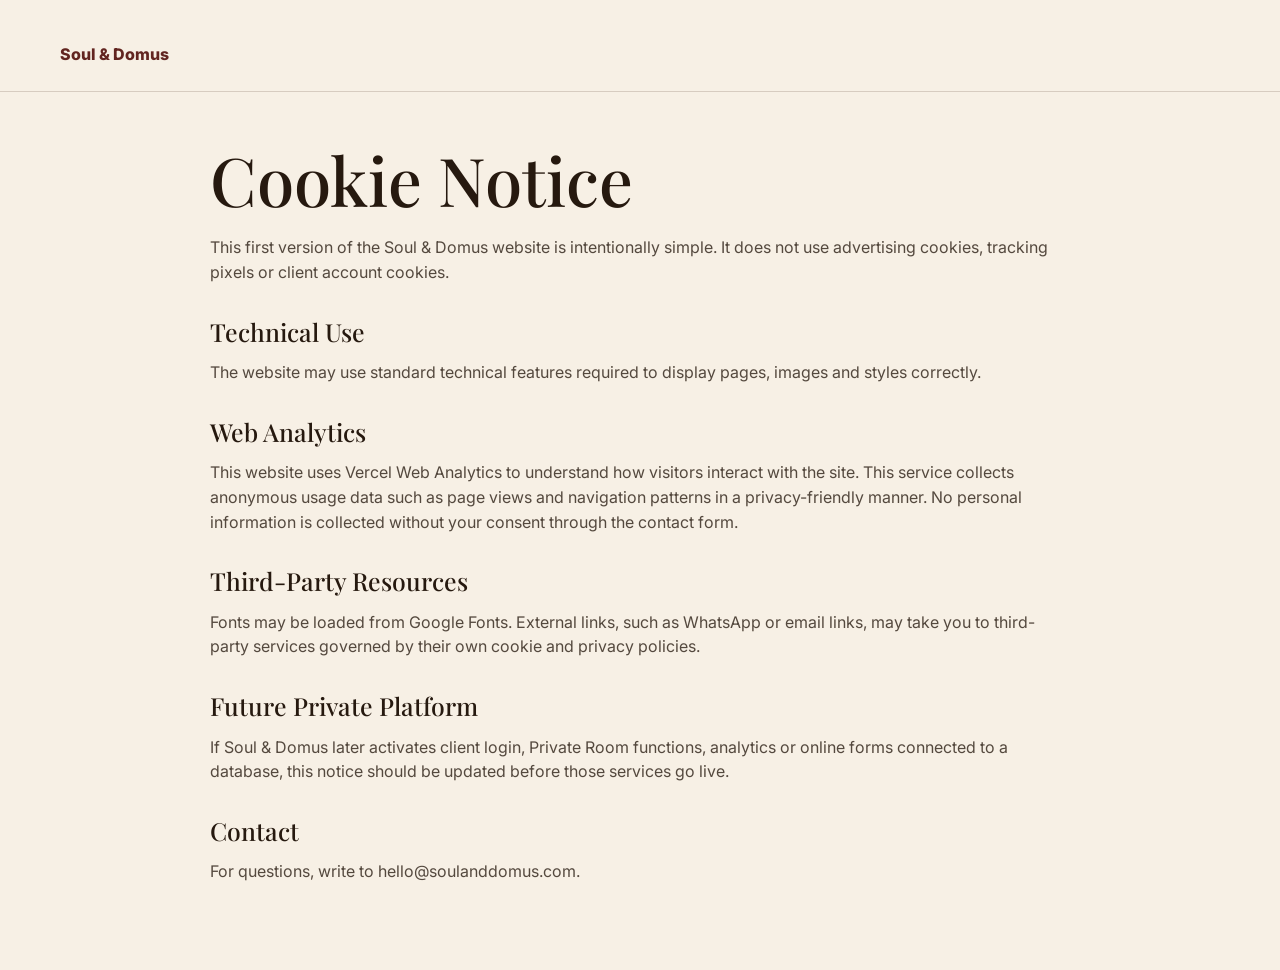
<file: cookie.html>
<!doctype html>
<html lang="en">
  <head>
    <meta charset="utf-8" />
    <meta name="viewport" content="width=device-width, initial-scale=1" />
    <title>Cookie Notice | Soul & Domus</title>
    <meta name="robots" content="index,follow" />
    <link rel="canonical" href="https://www.soulanddomus.com/cookie" />
    <link rel="preconnect" href="https://fonts.googleapis.com" />
    <link rel="preconnect" href="https://fonts.gstatic.com" crossorigin />
    <link
      href="https://fonts.googleapis.com/css2?family=Inter:wght@400;500;600;700&family=Playfair+Display:wght@500;600;700&display=swap"
      rel="stylesheet"
    />
    <link rel="stylesheet" href="styles.css" />
    <script defer src="https://cdn.vercel-insights.com/v1/script.js"></script>
  </head>
  <body class="legal-page">
    <header class="legal-header">
      <div class="container">
        <a href="/">Soul &amp; Domus</a>
      </div>
    </header>
    <main class="legal-content">
      <h1>Cookie Notice</h1>
      <p>
        This first version of the Soul &amp; Domus website is intentionally simple.
        It does not use advertising cookies, tracking pixels or client account
        cookies.
      </p>

      <h2>Technical Use</h2>
      <p>
        The website may use standard technical features required to display pages,
        images and styles correctly.
      </p>

      <h2>Web Analytics</h2>
      <p>
        This website uses Vercel Web Analytics to understand how visitors interact
        with the site. This service collects anonymous usage data such as page views
        and navigation patterns in a privacy-friendly manner. No personal information
        is collected without your consent through the contact form.
      </p>

      <h2>Third-Party Resources</h2>
      <p>
        Fonts may be loaded from Google Fonts. External links, such as WhatsApp
        or email links, may take you to third-party services governed by their
        own cookie and privacy policies.
      </p>

      <h2>Future Private Platform</h2>
      <p>
        If Soul &amp; Domus later activates client login, Private Room functions,
        analytics or online forms connected to a database, this notice should be
        updated before those services go live.
      </p>

      <h2>Contact</h2>
      <p>For questions, write to hello@soulanddomus.com.</p>
    </main>
  </body>
</html>
</file>
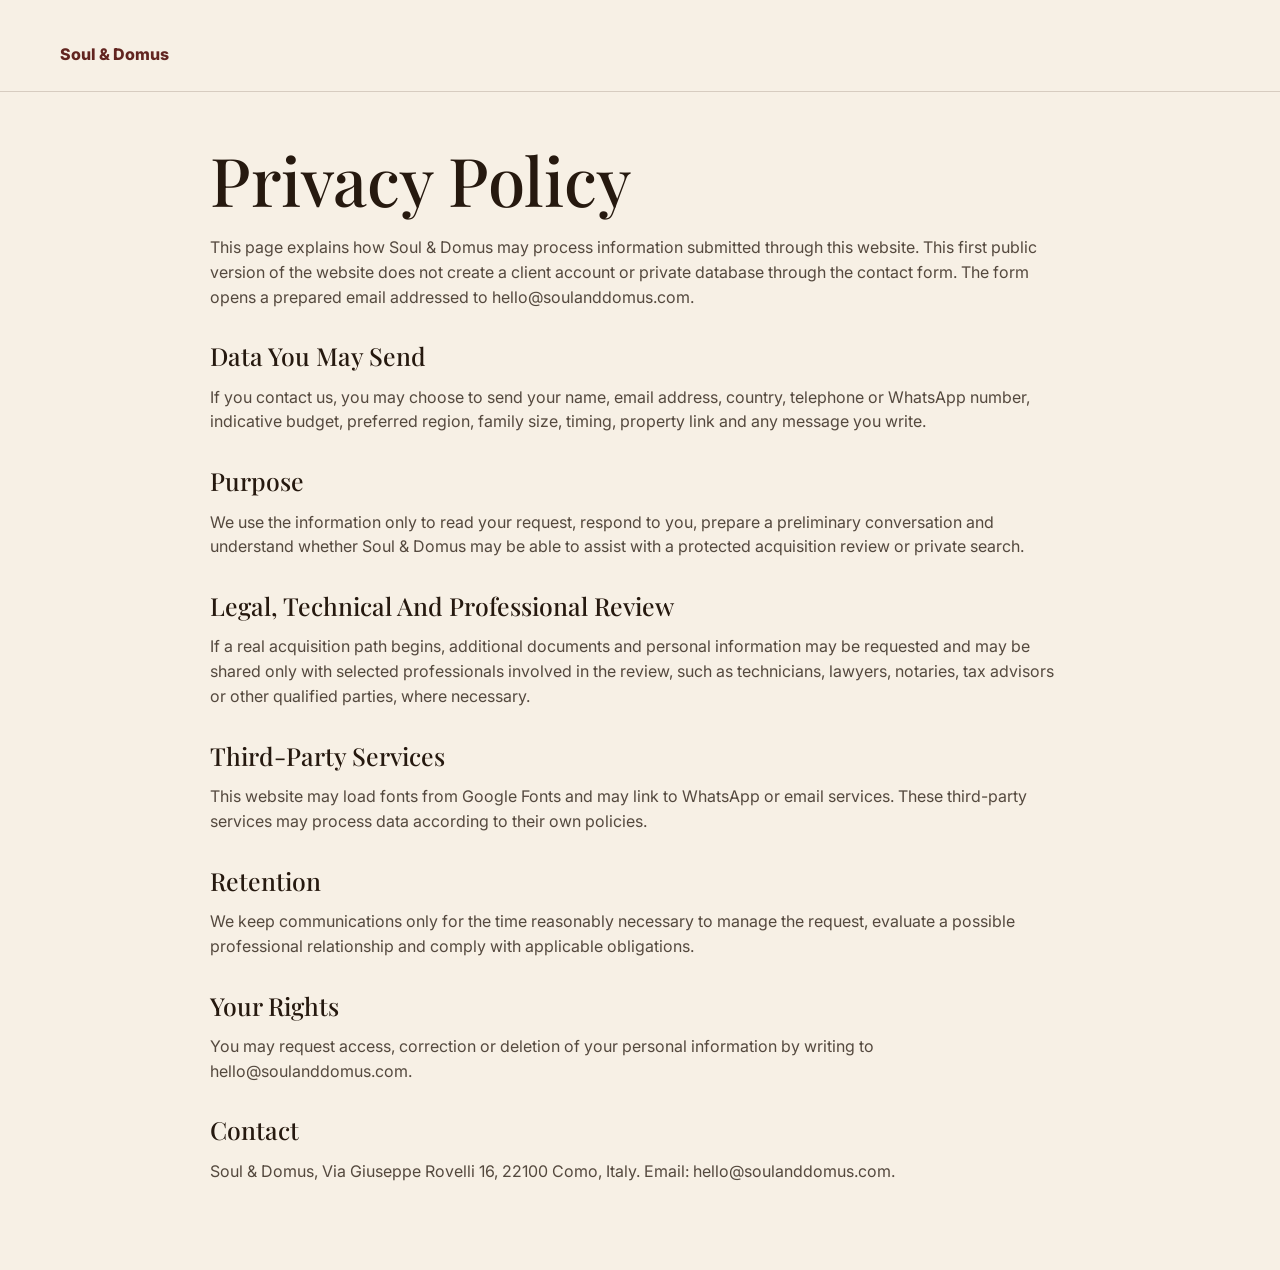
<file: privacy.html>
<!doctype html>
<html lang="en">
  <head>
    <meta charset="utf-8" />
    <meta name="viewport" content="width=device-width, initial-scale=1" />
    <title>Privacy Policy | Soul & Domus</title>
    <meta name="robots" content="index,follow" />
    <link rel="canonical" href="https://www.soulanddomus.com/privacy" />
    <link rel="preconnect" href="https://fonts.googleapis.com" />
    <link rel="preconnect" href="https://fonts.gstatic.com" crossorigin />
    <link
      href="https://fonts.googleapis.com/css2?family=Inter:wght@400;500;600;700&family=Playfair+Display:wght@500;600;700&display=swap"
      rel="stylesheet"
    />
    <link rel="stylesheet" href="styles.css" />
    <script defer src="https://cdn.vercel-insights.com/v1/script.js"></script>
  </head>
  <body class="legal-page">
    <header class="legal-header">
      <div class="container">
        <a href="/">Soul &amp; Domus</a>
      </div>
    </header>
    <main class="legal-content">
      <h1>Privacy Policy</h1>
      <p>
        This page explains how Soul &amp; Domus may process information submitted
        through this website. This first public version of the website does not
        create a client account or private database through the contact form.
        The form opens a prepared email addressed to hello@soulanddomus.com.
      </p>

      <h2>Data You May Send</h2>
      <p>
        If you contact us, you may choose to send your name, email address,
        country, telephone or WhatsApp number, indicative budget, preferred
        region, family size, timing, property link and any message you write.
      </p>

      <h2>Purpose</h2>
      <p>
        We use the information only to read your request, respond to you, prepare
        a preliminary conversation and understand whether Soul &amp; Domus may be
        able to assist with a protected acquisition review or private search.
      </p>

      <h2>Legal, Technical And Professional Review</h2>
      <p>
        If a real acquisition path begins, additional documents and personal
        information may be requested and may be shared only with selected
        professionals involved in the review, such as technicians, lawyers,
        notaries, tax advisors or other qualified parties, where necessary.
      </p>

      <h2>Third-Party Services</h2>
      <p>
        This website may load fonts from Google Fonts and may link to WhatsApp
        or email services. These third-party services may process data according
        to their own policies.
      </p>

      <h2>Retention</h2>
      <p>
        We keep communications only for the time reasonably necessary to manage
        the request, evaluate a possible professional relationship and comply
        with applicable obligations.
      </p>

      <h2>Your Rights</h2>
      <p>
        You may request access, correction or deletion of your personal
        information by writing to hello@soulanddomus.com.
      </p>

      <h2>Contact</h2>
      <p>
        Soul &amp; Domus, Via Giuseppe Rovelli 16, 22100 Como, Italy.
        Email: hello@soulanddomus.com.
      </p>
    </main>
  </body>
</html>
</file>
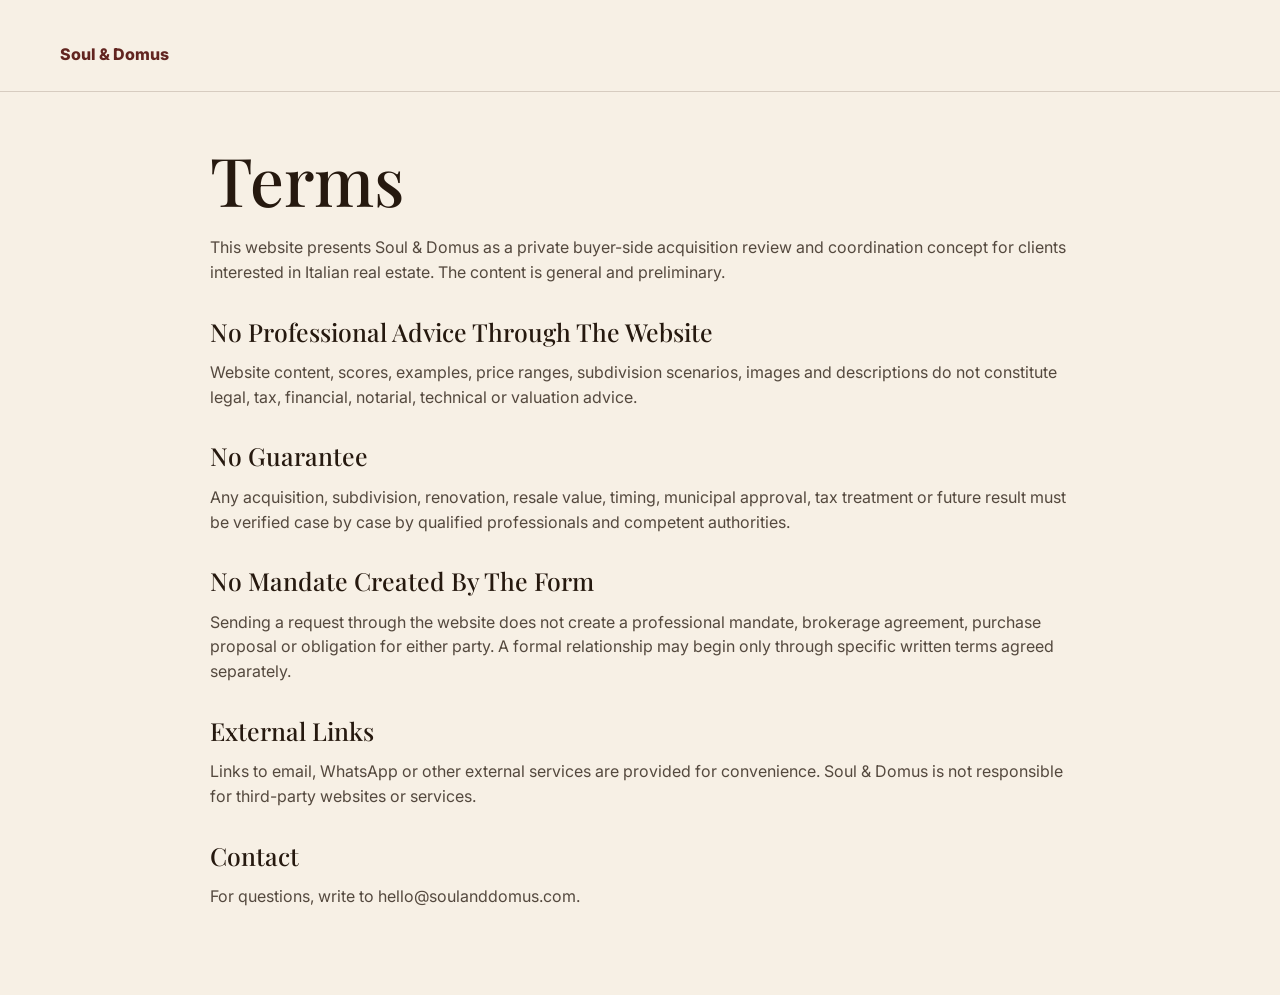
<file: terms.html>
<!doctype html>
<html lang="en">
  <head>
    <meta charset="utf-8" />
    <meta name="viewport" content="width=device-width, initial-scale=1" />
    <title>Terms | Soul & Domus</title>
    <meta name="robots" content="index,follow" />
    <link rel="canonical" href="https://www.soulanddomus.com/terms" />
    <link rel="preconnect" href="https://fonts.googleapis.com" />
    <link rel="preconnect" href="https://fonts.gstatic.com" crossorigin />
    <link
      href="https://fonts.googleapis.com/css2?family=Inter:wght@400;500;600;700&family=Playfair+Display:wght@500;600;700&display=swap"
      rel="stylesheet"
    />
    <link rel="stylesheet" href="styles.css" />
    <script defer src="https://cdn.vercel-insights.com/v1/script.js"></script>
  </head>
  <body class="legal-page">
    <header class="legal-header">
      <div class="container">
        <a href="/">Soul &amp; Domus</a>
      </div>
    </header>
    <main class="legal-content">
      <h1>Terms</h1>
      <p>
        This website presents Soul &amp; Domus as a private buyer-side acquisition
        review and coordination concept for clients interested in Italian real
        estate. The content is general and preliminary.
      </p>

      <h2>No Professional Advice Through The Website</h2>
      <p>
        Website content, scores, examples, price ranges, subdivision scenarios,
        images and descriptions do not constitute legal, tax, financial,
        notarial, technical or valuation advice.
      </p>

      <h2>No Guarantee</h2>
      <p>
        Any acquisition, subdivision, renovation, resale value, timing, municipal
        approval, tax treatment or future result must be verified case by case
        by qualified professionals and competent authorities.
      </p>

      <h2>No Mandate Created By The Form</h2>
      <p>
        Sending a request through the website does not create a professional
        mandate, brokerage agreement, purchase proposal or obligation for either
        party. A formal relationship may begin only through specific written
        terms agreed separately.
      </p>

      <h2>External Links</h2>
      <p>
        Links to email, WhatsApp or other external services are provided for
        convenience. Soul &amp; Domus is not responsible for third-party websites
        or services.
      </p>

      <h2>Contact</h2>
      <p>For questions, write to hello@soulanddomus.com.</p>
    </main>
  </body>
</html>
</file>
<file: styles.css>
:root {
  --ink: #26190f;
  --espresso: #160f0a;
  --brown: #3a2618;
  --warm: #8c663e;
  --gold: #c69a54;
  --cream: #f7f0e5;
  --silk: #fffaf2;
  --line: rgba(68, 42, 25, 0.18);
  --green: #173b33;
  --wine: #622520;
  --shadow: 0 24px 80px rgba(29, 17, 9, 0.14);
  --serif: "Playfair Display", Georgia, serif;
  --sans: "Inter", Arial, sans-serif;
}

* {
  box-sizing: border-box;
}

html {
  scroll-behavior: smooth;
}

body {
  margin: 0;
  font-family: var(--sans);
  color: var(--ink);
  background: var(--silk);
  line-height: 1.55;
  overflow-x: hidden;
}

img {
  display: block;
  max-width: 100%;
}

a {
  color: inherit;
}

.skip-link {
  position: absolute;
  left: -999px;
  top: 12px;
  z-index: 1000;
  background: var(--silk);
  padding: 10px 14px;
}

.skip-link:focus {
  left: 12px;
}

.container {
  width: min(1160px, calc(100% - 32px));
  margin: 0 auto;
}

.site-header {
  position: fixed;
  top: 0;
  left: 0;
  right: 0;
  z-index: 50;
  display: flex;
  align-items: center;
  justify-content: space-between;
  gap: 14px;
  padding: 18px clamp(18px, 4vw, 54px);
  color: var(--silk);
  background: linear-gradient(180deg, rgba(22, 15, 10, 0.82), rgba(22, 15, 10, 0.34));
  backdrop-filter: blur(18px);
  border-bottom: 1px solid rgba(255, 250, 242, 0.12);
}

.brand {
  display: inline-flex;
  align-items: center;
  gap: 12px;
  text-decoration: none;
  min-width: 220px;
}

.brand img,
.brand-mark {
  width: 38px;
  height: 38px;
  flex: 0 0 auto;
}

.brand strong {
  display: block;
  font-family: var(--serif);
  font-size: 1.05rem;
  font-weight: 600;
  letter-spacing: 0;
}

.brand small {
  display: block;
  font-size: 0.56rem;
  text-transform: uppercase;
  letter-spacing: 0.12em;
  opacity: 0.78;
  white-space: nowrap;
}

.nav {
  display: flex;
  gap: clamp(12px, 1.6vw, 22px);
  font-size: 0.77rem;
}

.nav a,
.header-cta,
.text-link {
  text-decoration: none;
}

.nav a {
  opacity: 0.84;
}

.nav a:hover,
.header-cta:hover,
.text-link:hover {
  color: var(--gold);
}

.header-cta {
  padding: 10px 16px;
  border: 1px solid rgba(255, 250, 242, 0.36);
  border-radius: 6px;
  font-size: 0.78rem;
  text-transform: uppercase;
  letter-spacing: 0.1em;
}

.hero {
  min-height: 92vh;
  position: relative;
  display: grid;
  align-items: end;
  overflow: hidden;
  color: var(--silk);
  padding: 132px 0 56px;
}

.hero-media,
.hero-shade {
  position: absolute;
  inset: 0;
}

.hero-media {
  background-image: url("assets/charme-landscape-house.png");
  background-size: cover;
  background-position: center;
}

.hero-shade {
  background:
    linear-gradient(90deg, rgba(14, 9, 5, 0.88) 0%, rgba(14, 9, 5, 0.7) 38%, rgba(14, 9, 5, 0.22) 72%, rgba(14, 9, 5, 0.46) 100%),
    linear-gradient(0deg, rgba(14, 9, 5, 0.82) 0%, rgba(14, 9, 5, 0.08) 46%, rgba(14, 9, 5, 0.62) 100%);
}

.hero-grid {
  position: relative;
  display: grid;
  grid-template-columns: minmax(0, 1fr) minmax(280px, 390px);
  gap: clamp(28px, 7vw, 90px);
  align-items: end;
}

.hero-copy {
  max-width: 980px;
}

.eyebrow {
  margin: 0 0 14px;
  text-transform: uppercase;
  letter-spacing: 0.18em;
  color: var(--gold);
  font-size: 0.74rem;
  font-weight: 700;
}

h1,
h2,
h3 {
  margin: 0;
  font-family: var(--serif);
  font-weight: 600;
  letter-spacing: 0;
  line-height: 1.02;
}

h1 {
  font-size: clamp(3rem, 5.2vw, 5.15rem);
  max-width: 980px;
}

h2 {
  font-size: clamp(2.15rem, 4.6vw, 4.7rem);
}

h3 {
  font-size: clamp(1.35rem, 2.2vw, 2rem);
}

.lead {
  margin: 24px 0 0;
  font-size: clamp(1.02rem, 1.7vw, 1.32rem);
  max-width: 650px;
  color: rgba(255, 250, 242, 0.88);
}

.hero-actions,
.form-actions {
  display: flex;
  flex-wrap: wrap;
  gap: 12px;
  margin-top: 30px;
}

.btn {
  display: inline-flex;
  min-height: 46px;
  align-items: center;
  justify-content: center;
  padding: 13px 18px;
  border-radius: 6px;
  border: 1px solid transparent;
  font-weight: 700;
  font-size: 0.9rem;
  text-decoration: none;
  cursor: pointer;
  transition: transform 0.2s ease, border-color 0.2s ease, background 0.2s ease;
}

.btn:hover {
  transform: translateY(-1px);
}

.btn.primary {
  background: var(--gold);
  color: #17100a;
}

.btn.secondary {
  background: rgba(255, 250, 242, 0.08);
  color: var(--silk);
  border-color: rgba(255, 250, 242, 0.32);
}

.btn.whatsapp {
  color: var(--green);
  background: rgba(23, 59, 51, 0.08);
  border-color: rgba(23, 59, 51, 0.2);
}

.hero-note {
  border-left: 1px solid rgba(255, 250, 242, 0.34);
  padding: 24px 0 24px 26px;
  color: rgba(255, 250, 242, 0.86);
}

.hero-note p {
  margin: 0 0 10px;
}

.hero-note p:last-child {
  margin-top: 18px;
  color: var(--gold);
  font-weight: 700;
}

.section {
  padding: clamp(74px, 11vw, 140px) 0;
}

section[id] {
  scroll-margin-top: 92px;
}

.intro-band {
  background: var(--silk);
}

.cream {
  background: var(--cream);
}

.brown,
.section-dark {
  background: var(--espresso);
  color: var(--silk);
}

.light-silk {
  background:
    linear-gradient(180deg, rgba(255, 250, 242, 0.92), rgba(247, 240, 229, 0.96)),
    url("assets/subdivision-estate-landscape.png");
  background-size: cover;
  background-position: center;
}

.section-intro {
  max-width: 780px;
}

.section-intro.narrow {
  max-width: 720px;
  margin: 0 auto 44px;
  text-align: center;
}

.section-intro p:not(.eyebrow),
.copy-block p,
.editorial-copy p,
.lifestyle-copy p,
.office-grid p,
.contact-copy p,
.value-grid p {
  font-size: 1.02rem;
  color: rgba(38, 25, 15, 0.76);
}

.dark-panel .section-intro p,
.brown p {
  color: rgba(255, 250, 242, 0.78);
}

.two-doors,
.split,
.editorial-grid,
.score-layout,
.value-grid,
.lifestyle-grid,
.office-grid,
.contact-grid {
  display: grid;
  grid-template-columns: minmax(0, 0.95fr) minmax(0, 1.05fr);
  gap: clamp(28px, 6vw, 78px);
  align-items: start;
}

.trust-first {
  background:
    linear-gradient(180deg, rgba(255, 250, 242, 0.96), rgba(247, 240, 229, 0.98)),
    url("assets/charme-landscape-house.png");
  background-size: cover;
  background-position: center;
}

.protection-section {
  background:
    linear-gradient(180deg, rgba(247, 240, 229, 0.97), rgba(255, 250, 242, 0.95)),
    url("assets/subdivision-estate-landscape.png");
  background-size: cover;
  background-position: center;
}

.protection-layout,
.protection-promise {
  display: grid;
  grid-template-columns: minmax(0, 1fr) minmax(280px, 420px);
  gap: clamp(28px, 6vw, 70px);
  align-items: center;
}

.classic-seal-card {
  padding: clamp(22px, 4vw, 38px);
  border: 1px solid var(--line);
  border-radius: 8px;
  background: rgba(255, 250, 242, 0.84);
  box-shadow: 0 18px 60px rgba(38, 25, 15, 0.1);
}

.classic-seal-card p {
  margin: 24px 0 0;
  color: rgba(38, 25, 15, 0.72);
}

.protection-seal {
  transform: none;
}

.protection-flow {
  display: grid;
  grid-template-columns: repeat(4, minmax(0, 1fr));
  gap: 14px;
  margin-top: 42px;
}

.protection-flow article,
.protection-promise > div {
  border: 1px solid var(--line);
  background: rgba(255, 250, 242, 0.82);
  border-radius: 8px;
  padding: clamp(20px, 3vw, 30px);
  box-shadow: 0 10px 40px rgba(38, 25, 15, 0.06);
}

.protection-flow article span {
  display: block;
  color: var(--gold);
  font-weight: 900;
  margin-bottom: 18px;
}

.protection-flow article h3,
.protection-promise h3 {
  margin-bottom: 14px;
}

.protection-flow article p,
.protection-promise p:not(.eyebrow) {
  margin-bottom: 0;
  color: rgba(38, 25, 15, 0.72);
}

.protection-promise {
  align-items: stretch;
  margin-top: 16px;
}

.door-grid,
.service-list,
.difference-grid,
.faq-grid {
  display: grid;
  grid-template-columns: repeat(2, minmax(0, 1fr));
  gap: 16px;
}

.door-card,
.difference-grid article,
.faq-grid article,
.service-list article,
.range-card,
.score-card,
.room-preview article,
.steps article {
  border: 1px solid var(--line);
  background: rgba(255, 250, 242, 0.72);
  border-radius: 8px;
  padding: clamp(20px, 3vw, 30px);
  box-shadow: 0 10px 40px rgba(38, 25, 15, 0.06);
  overflow: visible;
}

.difference-grid article span {
  display: inline-flex;
  align-items: center;
  justify-content: center;
  width: 34px;
  height: 34px;
  border: 1px solid rgba(198, 154, 84, 0.44);
  border-radius: 999px;
  color: var(--gold);
  font-weight: 800;
  margin-bottom: 18px;
}

.difference-grid article h3,
.faq-grid article h3 {
  margin-top: 0;
}

.region-strip {
  display: flex;
  flex-wrap: wrap;
  align-items: center;
  justify-content: center;
  gap: 10px;
  margin-top: 26px;
  padding: 16px;
  border: 1px solid var(--line);
  border-radius: 8px;
  background: rgba(255, 250, 242, 0.8);
}

.region-strip strong {
  font-family: var(--serif);
  font-size: 1.15rem;
  margin-right: 6px;
}

.region-strip span {
  padding: 8px 12px;
  border: 1px solid rgba(198, 154, 84, 0.36);
  border-radius: 999px;
  color: var(--wine);
  font-weight: 800;
  background: #fffaf2;
}

.door-card.warm {
  background: #f1e4d1;
}

.principle-strip {
  grid-column: 1 / -1;
  display: grid;
  grid-template-columns: repeat(3, minmax(0, 1fr));
  gap: 1px;
  margin-top: 18px;
  border: 1px solid var(--line);
  border-radius: 8px;
  overflow: hidden;
  background: var(--line);
}

.principle-strip p {
  margin: 0;
  min-height: 116px;
  padding: 22px;
  background: rgba(255, 250, 242, 0.82);
}

.principle-strip strong,
.principle-strip span {
  display: block;
}

.principle-strip strong {
  font-family: var(--serif);
  font-size: 1.35rem;
  line-height: 1.12;
}

.principle-strip span {
  margin-top: 8px;
  color: rgba(38, 25, 15, 0.68);
  font-size: 0.92rem;
}

.door-number {
  display: block;
  color: var(--gold);
  font-weight: 800;
  margin-bottom: 30px;
}

.door-card p,
.difference-grid p,
.faq-grid p,
.service-list p,
.steps p,
.score-card p,
.range-card p {
  color: rgba(38, 25, 15, 0.72);
  overflow-wrap: anywhere;
}

.faq-grid article {
  background: rgba(255, 250, 242, 0.9);
}

.text-link {
  display: inline-block;
  margin-top: 8px;
  font-weight: 800;
  color: var(--wine);
}

.copy-block {
  max-width: 640px;
}

.image-panel {
  margin: 0;
  overflow: hidden;
  border-radius: 8px;
  box-shadow: var(--shadow);
  background: var(--brown);
}

.image-panel img {
  width: 100%;
  height: 100%;
  min-height: 360px;
  object-fit: cover;
}

.image-panel.tall img {
  min-height: 570px;
}

.editorial-copy {
  align-self: center;
}

.quiet-callout {
  margin-top: 24px;
  border-left: 2px solid var(--gold);
  padding: 16px 0 16px 20px;
}

.quiet-callout strong,
.quiet-callout span {
  display: block;
}

.quiet-callout span {
  margin-top: 8px;
  color: rgba(38, 25, 15, 0.72);
}

.charme-tags {
  display: flex;
  flex-wrap: wrap;
  gap: 10px;
  margin-top: 28px;
}

.charme-tags span {
  display: inline-flex;
  align-items: center;
  min-height: 34px;
  border: 1px solid rgba(198, 154, 84, 0.42);
  border-radius: 999px;
  padding: 7px 13px;
  color: var(--brown);
  background: rgba(255, 250, 242, 0.72);
  font-size: 0.78rem;
  text-transform: uppercase;
  letter-spacing: 0.1em;
  font-weight: 800;
}

.dark-panel {
  background:
    linear-gradient(180deg, rgba(22, 15, 10, 0.94), rgba(39, 25, 15, 0.96)),
    url("assets/subdivision-estate-landscape.png");
  background-size: cover;
  background-position: center;
  color: var(--silk);
}

.stat-grid {
  display: grid;
  grid-template-columns: repeat(4, minmax(0, 1fr));
  gap: 16px;
}

.stat-grid article {
  border: 1px solid rgba(255, 250, 242, 0.14);
  border-radius: 8px;
  padding: 24px;
  background: rgba(255, 250, 242, 0.06);
}

.stat-grid span {
  display: block;
  font-family: var(--serif);
  font-size: clamp(2rem, 4vw, 4rem);
  color: var(--gold);
  line-height: 1;
}

.stat-grid p {
  min-height: 86px;
  color: rgba(255, 250, 242, 0.85);
}

.stat-grid small,
.source-note {
  color: rgba(255, 250, 242, 0.58);
  font-size: 0.78rem;
}

.source-note {
  margin-top: 18px;
}

.source-note a {
  color: var(--gold);
  font-weight: 700;
  text-decoration: none;
}

.source-note.light {
  color: rgba(38, 25, 15, 0.58);
  text-align: center;
}

.score-card {
  background: #fffaf2;
}

.score-top {
  display: flex;
  align-items: center;
  justify-content: space-between;
  gap: 14px;
  border-bottom: 1px solid var(--line);
  padding-bottom: 18px;
  margin-bottom: 18px;
}

.score-top span {
  text-transform: uppercase;
  letter-spacing: 0.14em;
  font-size: 0.72rem;
  color: var(--warm);
  font-weight: 800;
}

.score-top strong {
  font-family: var(--serif);
  font-size: 3rem;
  color: var(--green);
}

.score-row {
  display: grid;
  grid-template-columns: 170px 1fr;
  gap: 16px;
  align-items: center;
  margin: 14px 0;
  font-size: 0.9rem;
}

.score-row div {
  height: 8px;
  border-radius: 99px;
  background: rgba(38, 25, 15, 0.12);
  overflow: hidden;
}

.score-row i {
  display: block;
  height: 100%;
  border-radius: 99px;
  background: linear-gradient(90deg, var(--gold), var(--green));
}

.micro-disclaimer {
  border-top: 1px solid var(--line);
  margin-top: 22px;
  padding-top: 14px;
  font-size: 0.86rem !important;
}

.steps {
  display: grid;
  grid-template-columns: repeat(4, minmax(0, 1fr));
  gap: 14px;
}

.review-seal-grid {
  display: grid;
  grid-template-columns: 280px minmax(0, 1fr);
  gap: clamp(24px, 5vw, 58px);
  align-items: center;
  margin: 0 0 36px;
  padding: clamp(22px, 4vw, 36px);
  border: 1px solid var(--line);
  border-radius: 8px;
  background:
    linear-gradient(135deg, rgba(255, 250, 242, 0.92), rgba(247, 240, 229, 0.76)),
    url("assets/charme-landscape-house.png");
  background-size: cover;
  background-position: center;
  box-shadow: 0 18px 60px rgba(38, 25, 15, 0.08);
}

.review-seal {
  width: 230px;
  aspect-ratio: 1;
  margin: 0 auto;
  display: grid;
  place-items: center;
  text-align: center;
  border-radius: 50%;
  color: var(--brown);
  border: 2px solid rgba(58, 38, 24, 0.58);
  box-shadow:
    inset 0 0 0 9px rgba(255, 250, 242, 0.62),
    inset 0 0 0 11px rgba(58, 38, 24, 0.3),
    0 18px 46px rgba(38, 25, 15, 0.18);
  background: rgba(255, 250, 242, 0.62);
  transform: rotate(-4deg);
}

.review-seal span,
.review-seal em {
  display: block;
  text-transform: uppercase;
  letter-spacing: 0.16em;
  font-size: 0.66rem;
  font-style: normal;
  font-weight: 800;
}

.review-seal strong {
  display: block;
  font-family: var(--serif);
  font-size: 2.15rem;
  line-height: 1;
  margin: 8px 0;
  color: var(--brown);
}

.review-seal-copy h3 {
  max-width: 660px;
  margin-bottom: 16px;
}

.review-seal-copy p:not(.eyebrow) {
  max-width: 740px;
  color: rgba(38, 25, 15, 0.74);
}

.steps article {
  min-height: 240px;
}

.steps span {
  display: block;
  color: var(--gold);
  font-weight: 900;
  margin-bottom: 18px;
}

.steps strong {
  display: block;
  font-family: var(--serif);
  font-size: 1.25rem;
  line-height: 1.1;
}

.value-grid {
  align-items: center;
}

.range-card {
  background: rgba(255, 250, 242, 0.08);
  border-color: rgba(255, 250, 242, 0.16);
  color: var(--silk);
}

.range-card > span {
  display: block;
  color: var(--gold);
  text-transform: uppercase;
  letter-spacing: 0.13em;
  font-size: 0.72rem;
  font-weight: 800;
  margin-bottom: 16px;
}

.range-line {
  display: flex;
  align-items: baseline;
  justify-content: space-between;
  gap: 18px;
  border-top: 1px solid rgba(255, 250, 242, 0.18);
  padding: 17px 0;
}

.range-line strong {
  color: var(--silk);
}

.range-line em {
  color: var(--gold);
  font-style: normal;
  font-family: var(--serif);
  font-size: 1.42rem;
}

.room-preview {
  display: grid;
  grid-template-columns: repeat(4, minmax(0, 1fr));
  gap: 14px;
  margin-top: 42px;
}

.room-preview article span {
  display: block;
  color: var(--warm);
  font-size: 0.72rem;
  text-transform: uppercase;
  letter-spacing: 0.13em;
  font-weight: 800;
  margin-bottom: 12px;
}

.room-preview article strong {
  display: block;
  font-family: var(--serif);
  font-size: 1.2rem;
  line-height: 1.18;
}

.service-grid {
  display: grid;
  gap: 40px;
}

.office-section {
  background: #efe3d2;
}

.contact-section {
  background:
    linear-gradient(90deg, rgba(22, 15, 10, 0.96), rgba(22, 15, 10, 0.85)),
    url("assets/charme-landscape-house.png");
  background-size: cover;
  background-position: center;
  color: var(--silk);
}

.contact-copy p {
  color: rgba(255, 250, 242, 0.82);
}

.quote {
  margin-top: 36px;
  padding-top: 28px;
  border-top: 1px solid rgba(255, 250, 242, 0.22);
  font-family: var(--serif);
  font-size: 1.5rem !important;
  line-height: 1.2;
}

.quote span {
  display: block;
  margin-top: 12px;
  font-family: var(--sans);
  font-size: 0.75rem;
  text-transform: uppercase;
  letter-spacing: 0.16em;
  color: var(--gold);
}

.client-form {
  background: rgba(255, 250, 242, 0.96);
  color: var(--ink);
  border-radius: 8px;
  padding: clamp(20px, 3vw, 34px);
  box-shadow: var(--shadow);
}

.form-row {
  display: grid;
  grid-template-columns: repeat(2, minmax(0, 1fr));
  gap: 14px;
}

label {
  display: block;
  font-weight: 800;
  font-size: 0.78rem;
  color: var(--brown);
  margin-bottom: 14px;
}

input,
select,
textarea {
  width: 100%;
  margin-top: 8px;
  border: 1px solid rgba(58, 38, 24, 0.22);
  border-radius: 6px;
  background: #fffdfa;
  color: var(--ink);
  padding: 12px 13px;
  font: inherit;
  font-size: 0.94rem;
}

textarea {
  resize: vertical;
}

input:focus,
select:focus,
textarea:focus {
  outline: 2px solid rgba(198, 154, 84, 0.38);
  border-color: var(--gold);
}

.consent {
  display: grid;
  grid-template-columns: 22px 1fr;
  gap: 10px;
  align-items: start;
  font-weight: 600;
  line-height: 1.45;
}

.consent input {
  margin-top: 2px;
}

.hidden-field {
  position: absolute;
  left: -9999px;
}

.form-note {
  color: rgba(38, 25, 15, 0.58);
  font-size: 0.82rem;
  margin-bottom: 0;
}

.contact-lines {
  display: grid;
  gap: 12px;
  margin-top: 24px;
  font-weight: 800;
}

.contact-lines a {
  color: var(--wine);
  text-decoration: none;
}

.site-footer {
  background: var(--espresso);
  color: rgba(255, 250, 242, 0.78);
  padding: 38px 0;
}

.footer-grid {
  display: grid;
  grid-template-columns: 260px 1fr;
  gap: 28px;
  align-items: start;
}

.footer-grid strong {
  font-family: var(--serif);
  color: var(--gold);
  font-size: 1.5rem;
}

.footer-grid p {
  margin: 6px 0 0;
  font-size: 0.82rem;
}

.footer-links {
  display: flex;
  flex-wrap: wrap;
  gap: 14px;
  margin-top: 18px;
}

.footer-links a {
  color: var(--gold);
  font-size: 0.82rem;
  font-weight: 700;
  text-decoration: none;
}

.legal-page {
  background: var(--cream);
  color: var(--ink);
}

.legal-header {
  padding: 42px 0 24px;
  border-bottom: 1px solid var(--line);
}

.legal-header a {
  color: var(--wine);
  font-weight: 800;
  text-decoration: none;
}

.legal-content {
  width: min(860px, calc(100% - 32px));
  margin: 0 auto;
  padding: 54px 0 70px;
}

.legal-content h1,
.legal-content h2 {
  font-family: var(--serif);
  font-weight: 500;
}

.legal-content h1 {
  font-size: clamp(2.2rem, 6vw, 4.2rem);
  line-height: 1;
  margin: 0 0 22px;
}

.legal-content h2 {
  font-size: 1.55rem;
  margin: 34px 0 10px;
}

.legal-content p,
.legal-content li {
  color: rgba(38, 25, 15, 0.78);
}

.legal-content ul {
  padding-left: 20px;
}

@media (max-width: 1120px) {
  .nav,
  .header-cta {
    display: none;
  }
}

@media (max-width: 940px) {
  .site-header {
    position: absolute;
  }

  .nav,
  .header-cta {
    display: none;
  }

  .hero {
    min-height: auto;
    padding: 112px 0 44px;
  }

  .hero-grid,
  .two-doors,
  .split,
  .protection-layout,
  .protection-promise,
  .editorial-grid,
  .score-layout,
  .value-grid,
  .lifestyle-grid,
  .office-grid,
  .contact-grid,
  .footer-grid {
    grid-template-columns: 1fr;
  }

  .hero-note {
    border-left: 0;
    border-top: 1px solid rgba(255, 250, 242, 0.3);
    padding: 22px 0 0;
  }

  .stat-grid,
  .steps,
  .difference-grid,
  .faq-grid,
  .review-seal-grid,
  .room-preview,
  .protection-flow {
    grid-template-columns: repeat(2, minmax(0, 1fr));
  }

  .image-panel.tall img {
    min-height: 360px;
  }
}

@media (max-width: 660px) {
  .container {
    width: 100%;
    max-width: 100%;
    padding-left: 16px;
    padding-right: 16px;
  }

  .brand {
    min-width: 0;
  }

  .brand small {
    display: none;
  }

  h1 {
    font-size: clamp(1.95rem, 8.2vw, 2.05rem);
    line-height: 1.03;
    max-width: 100%;
  }

  h2 {
    font-size: clamp(1.8rem, 8.8vw, 2.5rem);
    line-height: 1.08;
    max-width: 100%;
  }

  .lead {
    font-size: 0.98rem;
  }

  .hero-copy,
  .hero-note,
  .section-intro,
  .editorial-copy,
  .lifestyle-copy,
  .contact-copy {
    min-width: 0;
    overflow-wrap: normal;
    word-break: normal;
  }

  .section {
    padding: 62px 0;
  }

  .door-grid,
  .principle-strip,
  .service-list,
  .difference-grid,
  .faq-grid,
  .stat-grid,
  .steps,
  .review-seal-grid,
  .room-preview,
  .protection-flow,
  .form-row {
    grid-template-columns: 1fr;
  }

  .door-card,
  .service-list article,
  .difference-grid article,
  .faq-grid article,
  .range-card,
  .score-card,
  .room-preview article,
  .steps article,
  .protection-flow article {
    min-height: auto;
  }

  .hero-grid,
  .two-doors,
  .split,
  .protection-layout,
  .protection-promise,
  .editorial-grid,
  .score-layout,
  .value-grid,
  .lifestyle-grid,
  .office-grid,
  .contact-grid,
  .footer-grid,
  .door-grid,
  .principle-strip,
  .service-list,
  .difference-grid,
  .faq-grid,
  .stat-grid,
  .steps,
  .review-seal-grid,
  .room-preview,
  .protection-flow {
    width: 100%;
    max-width: 100%;
    min-width: 0;
  }

  .hero-grid > *,
  .two-doors > *,
  .split > *,
  .protection-layout > *,
  .protection-promise > *,
  .editorial-grid > *,
  .score-layout > *,
  .value-grid > *,
  .lifestyle-grid > *,
  .office-grid > *,
  .contact-grid > *,
  .footer-grid > *,
  .door-grid > *,
  .principle-strip > *,
  .service-list > *,
  .difference-grid > *,
  .faq-grid > *,
  .stat-grid > *,
  .steps > *,
  .review-seal-grid > *,
  .room-preview > *,
  .protection-flow > * {
    min-width: 0;
    max-width: 100%;
  }

  .score-row {
    grid-template-columns: 1fr;
    gap: 8px;
  }

  .range-line {
    display: block;
  }

  .range-line em {
    display: block;
    margin-top: 4px;
  }

  .btn {
    width: 100%;
  }
}

@media print {
  .site-header {
    position: static;
  }

  .door-card,
  .service-list article,
  .difference-grid article,
  .faq-grid article,
  .range-card,
  .score-card,
  .review-seal-grid,
  .room-preview article,
  .protection-flow article,
  .protection-promise > div,
  .steps article,
  .client-form,
  .image-panel {
    break-inside: avoid;
    page-break-inside: avoid;
    overflow: visible;
  }

  .hero,
  .section {
    break-inside: auto;
    page-break-inside: auto;
  }

  h1,
  h2,
  h3,
  p,
  a,
  label,
  strong,
  span {
    overflow-wrap: break-word;
  }
}
</file>
